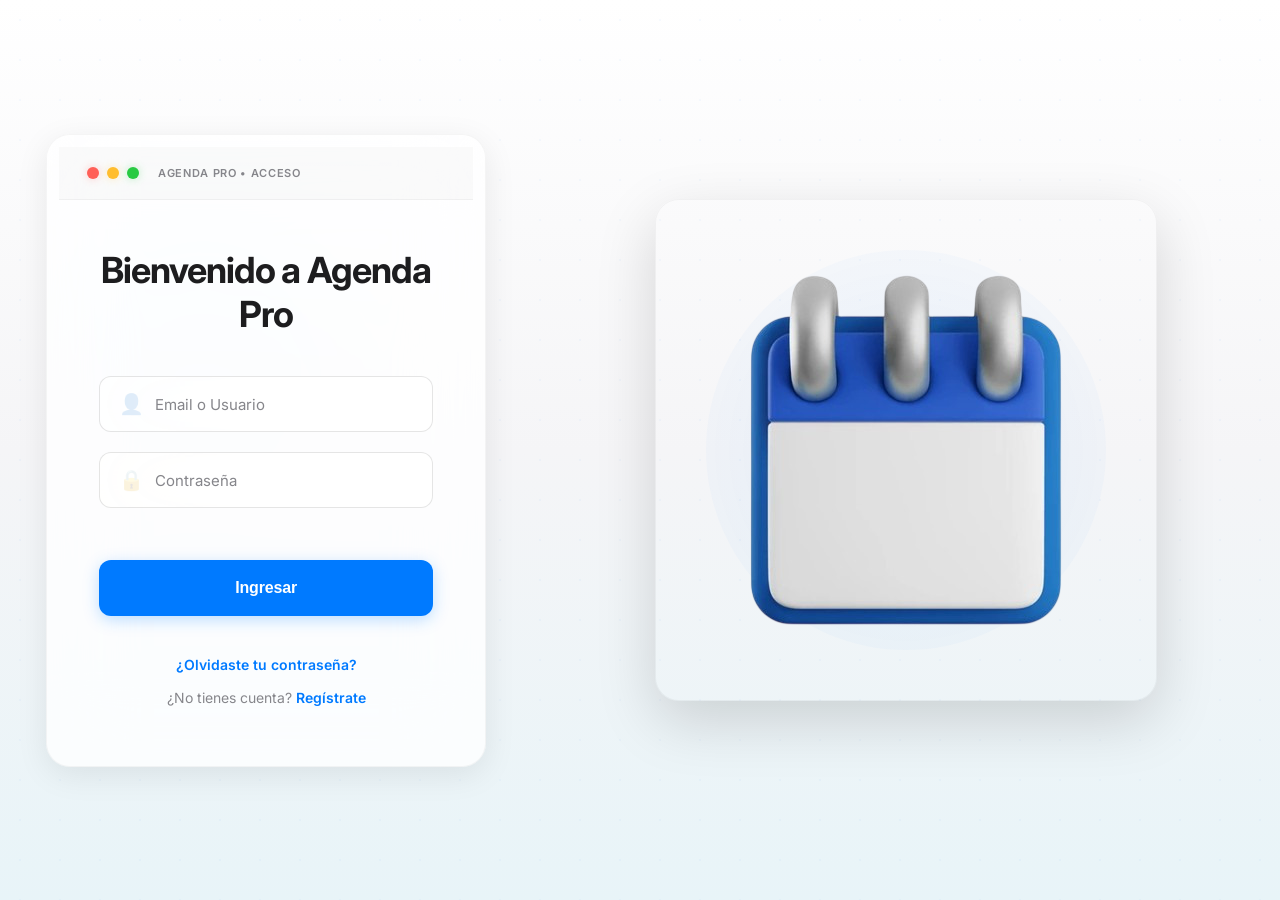
<file: Index/index.html>
<!DOCTYPE html>
<html lang="es">
<head>
    <meta charset="UTF-8">
    <meta name="viewport" content="width=device-width, initial-scale=1.0">
    <title>Agenda Pro | Inicio de sesión</title>
    <link rel="stylesheet" href="/Styles/login.css">
</head>
<body>
    <div class="main-layout">
        
        <div class="form-container">
            <div class="card">
                <div class="tools">
                    <div class="circle"><span class="red box"></span></div>
                    <div class="circle"><span class="yellow box"></span></div>
                    <div class="circle"><span class="green box"></span></div>
                    <span class="window-title">Agenda Pro • Acceso</span>
                </div>

                <div class="card__content">
                    <div class="login-box">
                        <div class="text">Bienvenido a Agenda Pro</div>
                        <form>
                            <div class="field">
                                <span class="icon">👤</span>
                                <input required type="text" class="input">
                                <label class="label">Email o Usuario</label>
                            </div>

                            <div class="field">
                                <span class="icon">🔒</span>
                                <input required type="password" class="input">
                                <label class="label">Contraseña</label>
                            </div>

                            <button type="button" class="button" onclick="window.location.href='contactos.html'">Ingresar</button>

                            <div class="forgot-pass">
                                <a href="#">¿Olvidaste tu contraseña?</a>
                            </div>

                            <div class="sign-up">
                                ¿No tienes cuenta? <a href="#">Regístrate</a>
                            </div>
                        </form>
                    </div>
                </div>
            </div>
        </div>

        <div class="image-side">
            <div class="image-container">
                
                <img src="/Images/Agenda.jpg" alt="Agenda" class="side-image">
            </div>
        </div>
    </div>
</body>
</html>
</file>
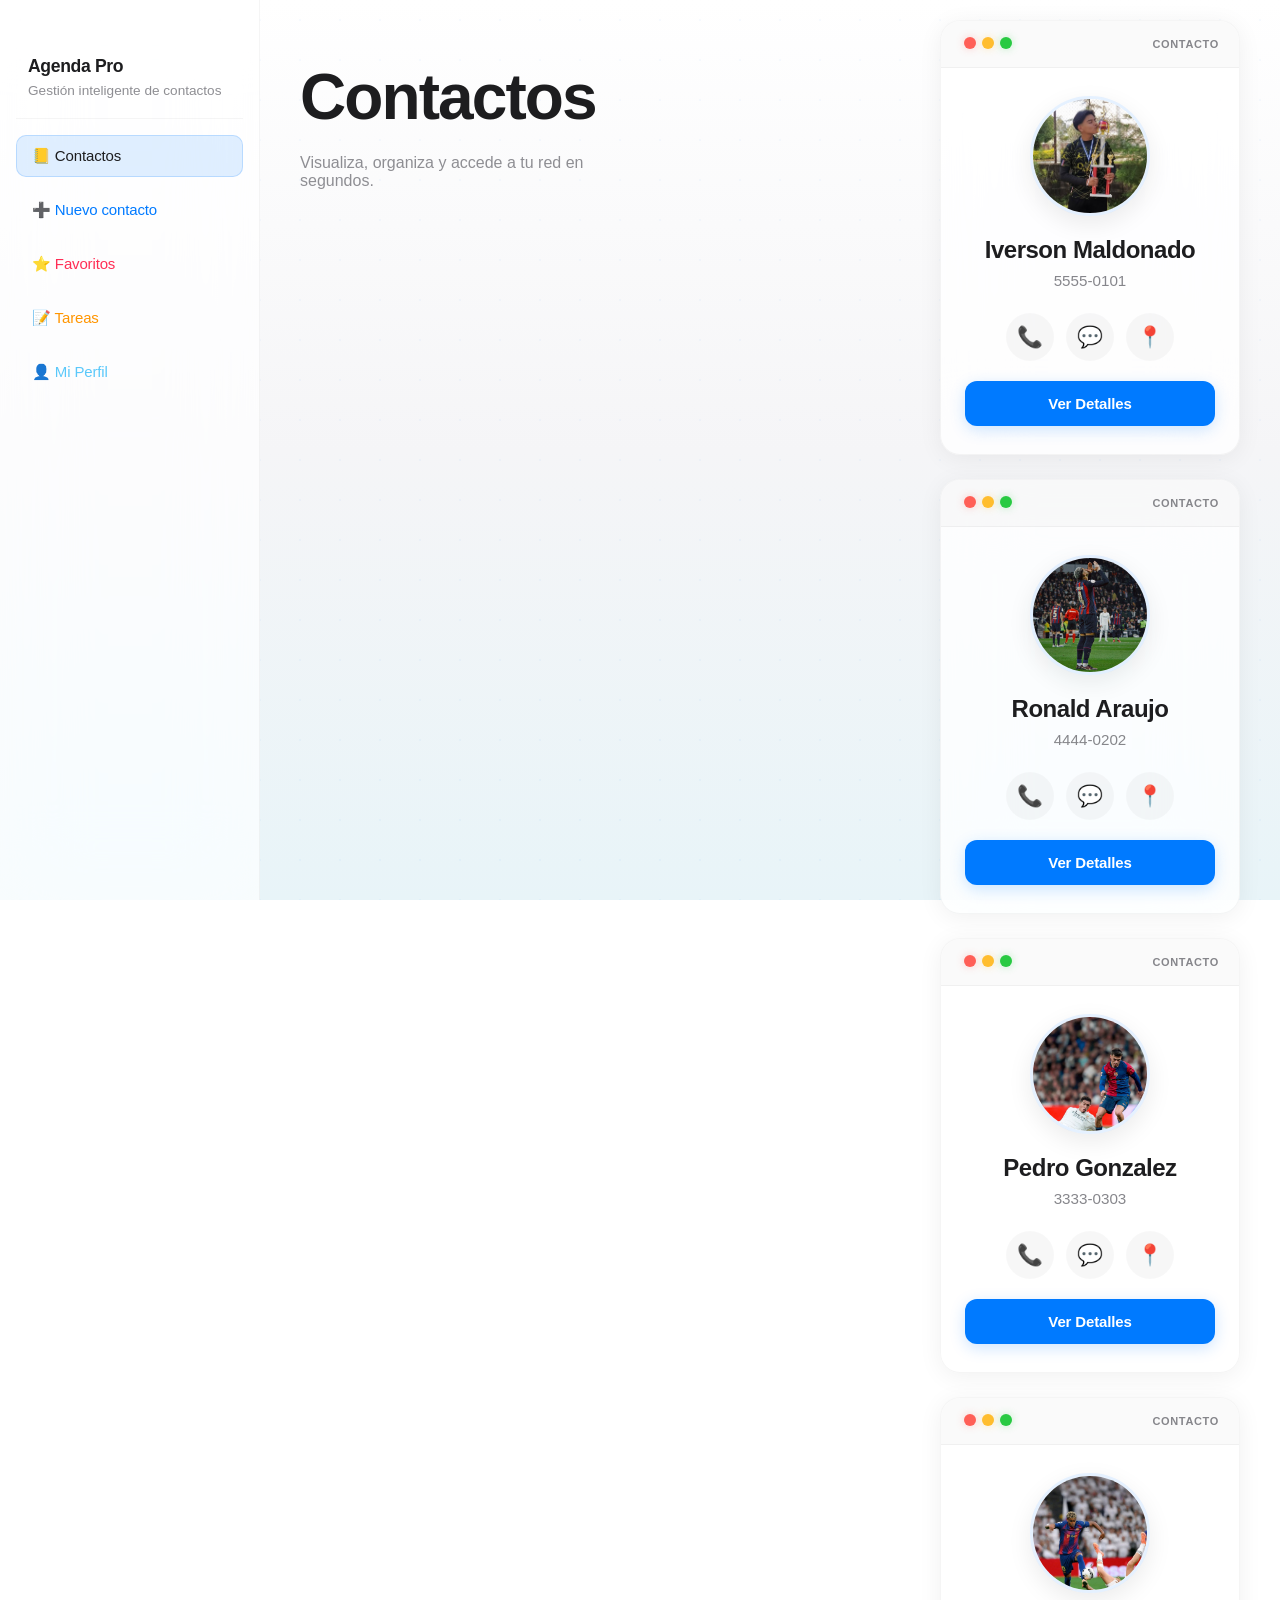
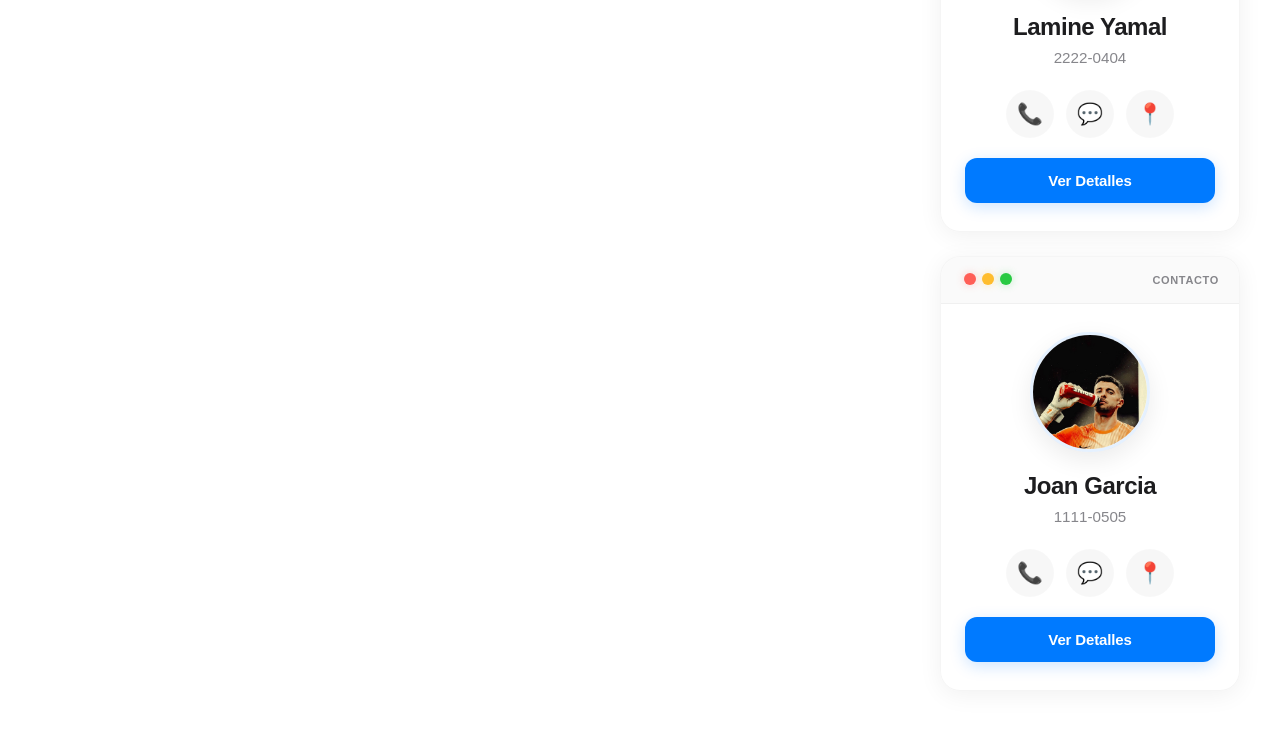
<file: Index/contactos.html>
<!DOCTYPE html>
<html lang="es">
<head>
    <meta charset="UTF-8">
    <meta name="viewport" content="width=device-width, initial-scale=1.0">
    <title>Agenda Pro | Contactos</title>
    <link rel="stylesheet" href="../Styles/contactos.css">
</head>
<body>
    <aside class="header-actions">
        <div class="sidebar-brand">
            <span class="brand-title">Agenda Pro</span>
            <span class="brand-subtitle">Gestión inteligente de contactos</span>
        </div>
        <a href="contactos.html" class="nav-link btn-home is-active">📒 Contactos</a>
        <a href="nuevocontacto.html" class="nav-link btn-add">➕ Nuevo contacto</a>
        <a href="favoritos.html" class="nav-link btn-fav">⭐ Favoritos</a>
        <a href="tareas.html" class="nav-link btn-task">📝 Tareas</a>
        <a href="perfil.html" class="nav-link link-perfil">👤 Mi Perfil</a>
    </aside>

    <div class="container">
        <header class="page-header">
            <h1>Contactos</h1>
            <p class="page-subtitle">Visualiza, organiza y accede a tu red en segundos.</p>
        </header>

        <main class="contact-grid" id="contactGrid"></main>
    </div>
    
    <script src="../Js/contactos.js"></script>
</body>
</html>
</file>
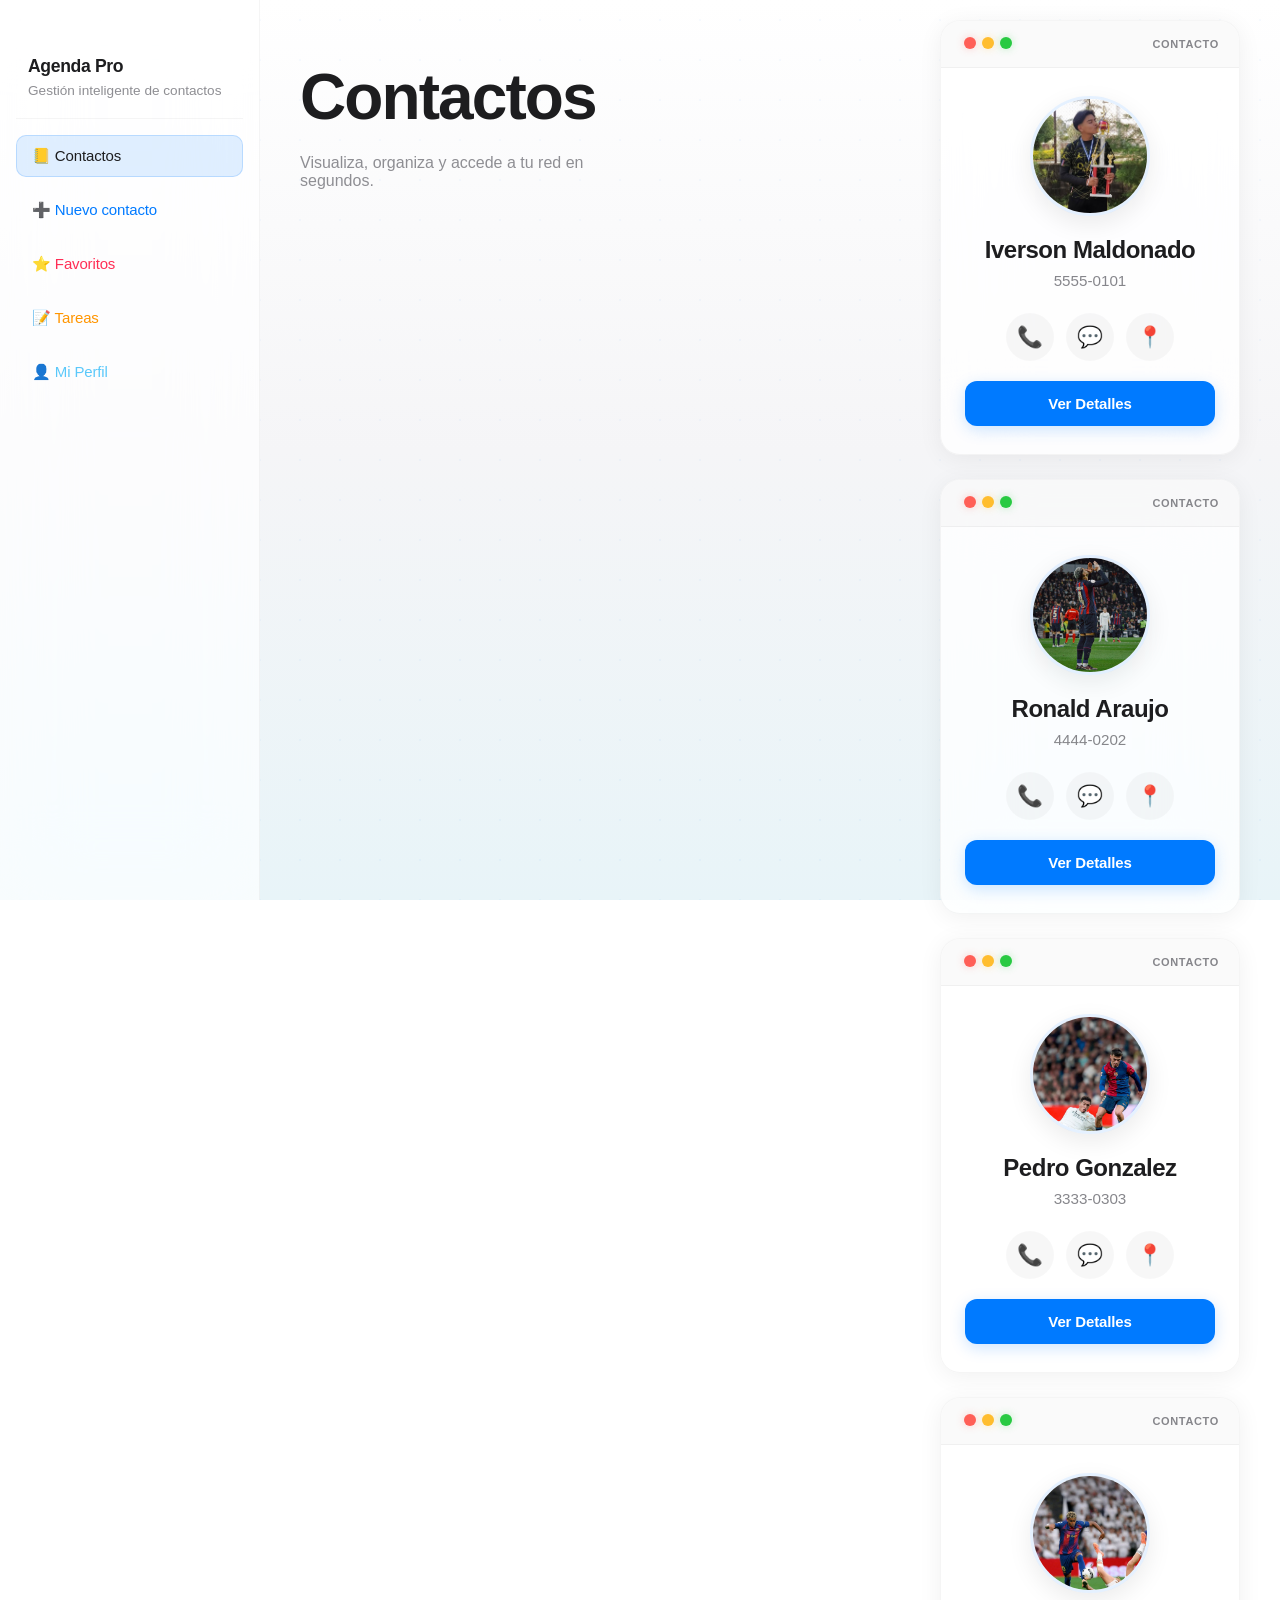
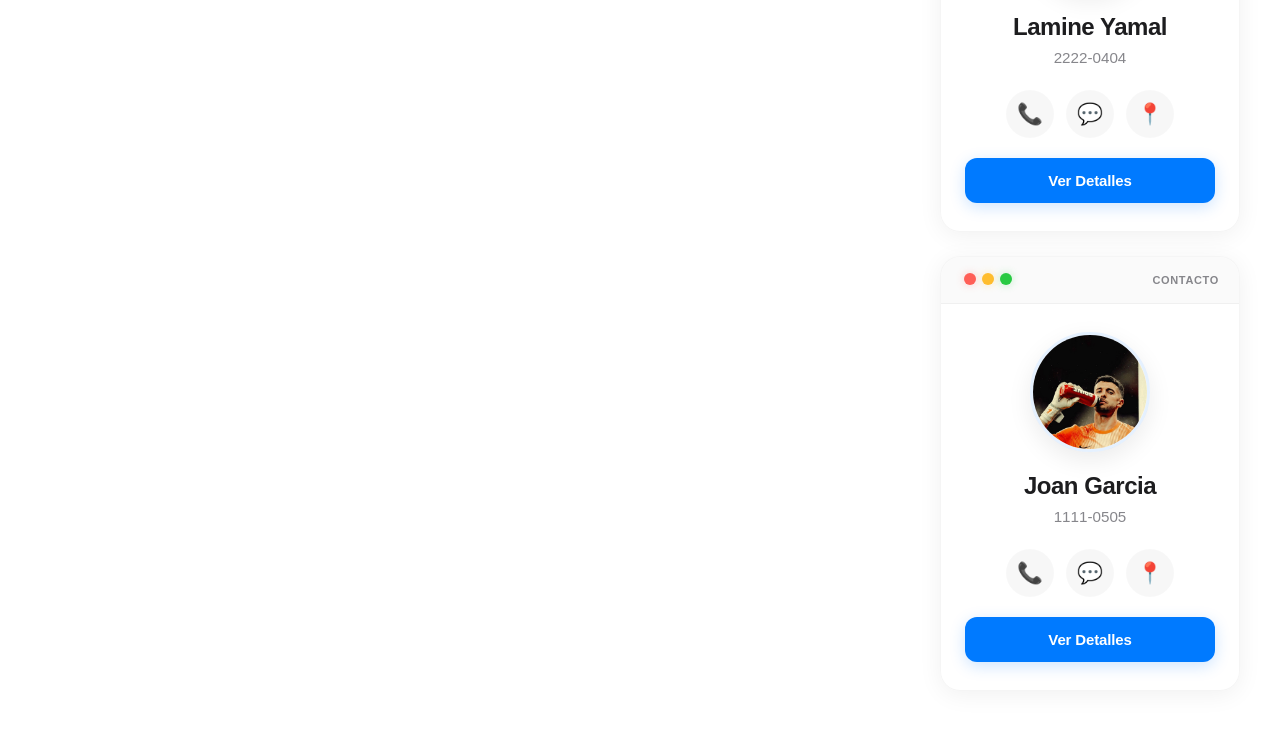
<file: Index/detalles.html>
<!DOCTYPE html>
<html lang="es">
<head>
    <meta charset="UTF-8">
    <meta name="viewport" content="width=device-width, initial-scale=1.0">
    <title>Agenda Pro | Detalle de contacto</title>
    <link rel="stylesheet" href="../Styles/contactos.css">
</head>
<body>
    <aside class="header-actions">
        <div class="sidebar-brand">
            <span class="brand-title">Agenda Pro</span>
            <span class="brand-subtitle">Gestión inteligente de contactos</span>
        </div>
        <a href="contactos.html" class="nav-link btn-home is-active">📒 Contactos</a>
        <a href="nuevocontacto.html" class="nav-link btn-add">➕ Nuevo contacto</a>
        <a href="favoritos.html" class="nav-link btn-fav">⭐ Favoritos</a>
        <a href="tareas.html" class="nav-link btn-task">📝 Tareas</a>
        <a href="perfil.html" class="nav-link link-perfil">👤 Mi Perfil</a>
    </aside>

    <div class="container detalle-container">
        <header class="detalle-header">
            <h1>🔍 Detalle del Contacto</h1>
        </header>

        <div class="card detalle-card">
            <div class="tools">
                <div class="circle"><span class="red box"></span></div>
                <div class="circle"><span class="yellow box"></span></div>
                <div class="circle"><span class="green box"></span></div>
                <span class="window-title">Información Completa</span>
            </div>
            <div class="card__content" id="detalleContacto">
            </div>
        </div>
    </div>
    
    <script src="../Js/contactos.js"></script>
</body>
</html>
</file>
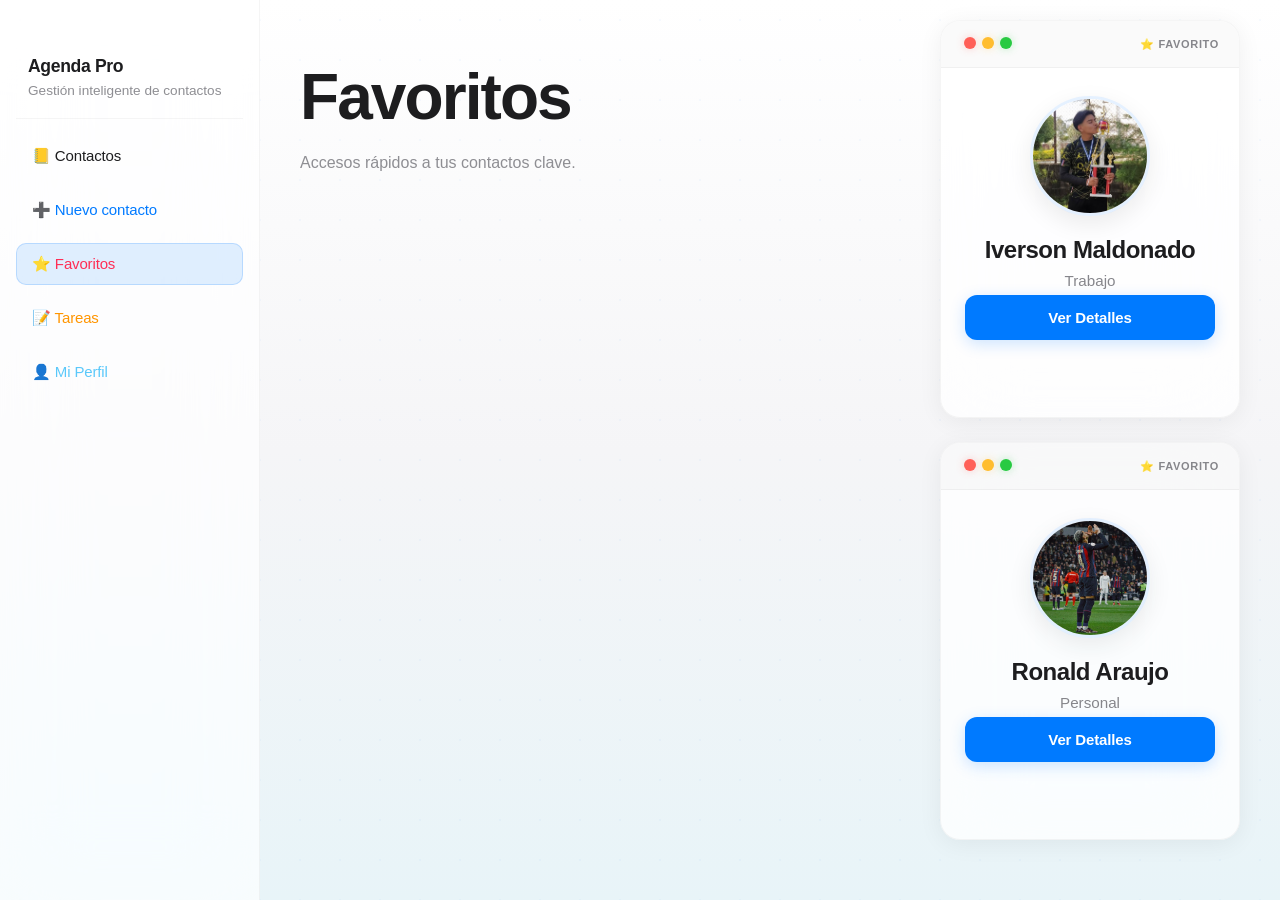
<file: Index/favoritos.html>
<!DOCTYPE html>
<html lang="es">
<head>
    <meta charset="UTF-8">
    <meta name="viewport" content="width=device-width, initial-scale=1.0">
    <title>Agenda Pro | Favoritos</title>
    <link rel="stylesheet" href="../Styles/contactos.css">
</head>
<body>
    <aside class="header-actions">
        <div class="sidebar-brand">
            <span class="brand-title">Agenda Pro</span>
            <span class="brand-subtitle">Gestión inteligente de contactos</span>
        </div>
        <a href="contactos.html" class="nav-link btn-home">📒 Contactos</a>
        <a href="nuevocontacto.html" class="nav-link btn-add">➕ Nuevo contacto</a>
        <a href="favoritos.html" class="nav-link btn-fav is-active">⭐ Favoritos</a>
        <a href="tareas.html" class="nav-link btn-task">📝 Tareas</a>
        <a href="perfil.html" class="nav-link link-perfil">👤 Mi Perfil</a>
    </aside>

    <div class="container">
        <header class="page-header">
            <h1>Favoritos</h1>
            <p class="page-subtitle">Accesos rápidos a tus contactos clave.</p>
        </header>

        <main class="contact-grid" id="favoritosGrid"></main>
    </div>
    
    <script src="../Js/contactos.js"></script>
</body>
</html>
</file>
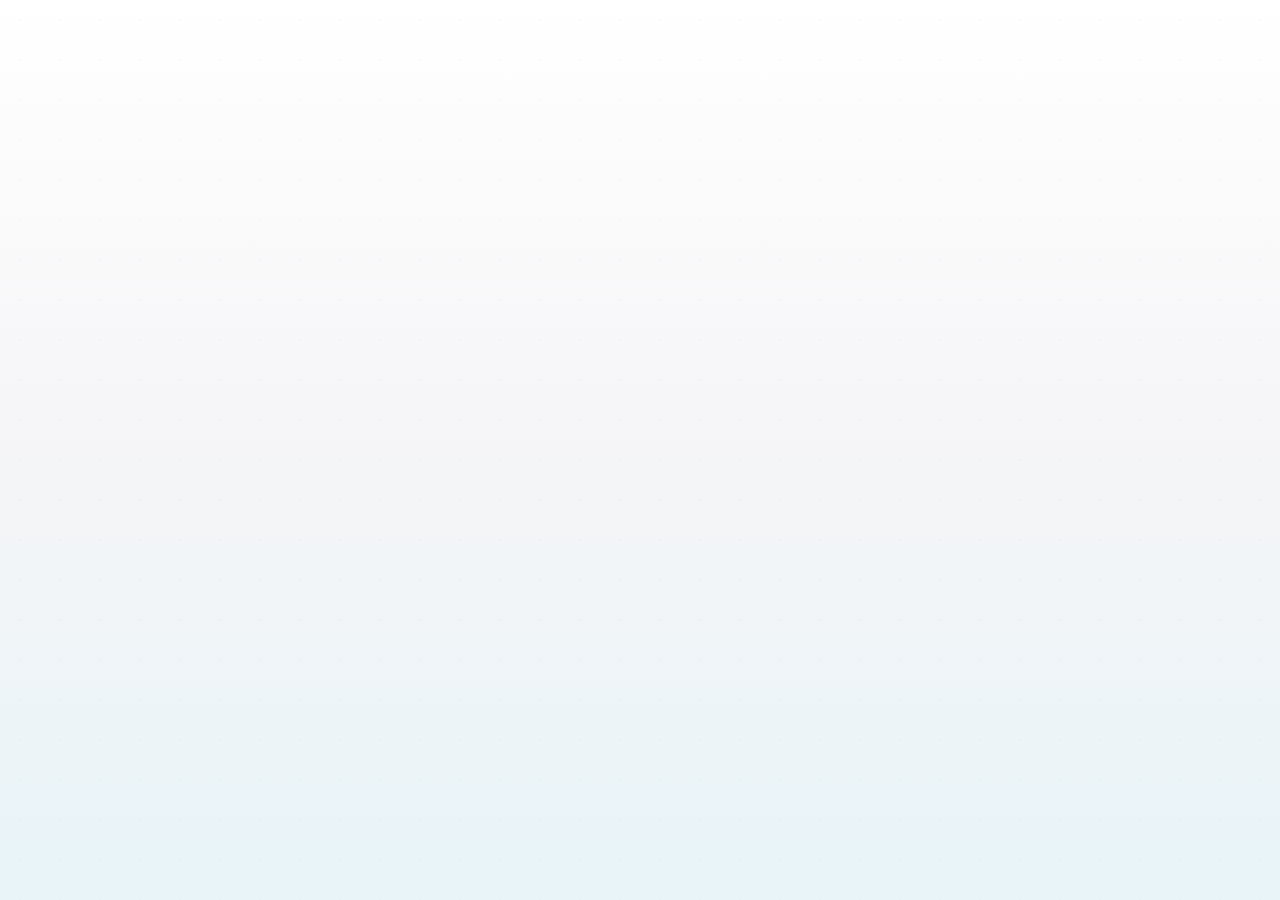
<file: Index/login.html>
<!DOCTYPE html>
<html lang="es">
<head>
    <meta charset="UTF-8">
    <meta name="viewport" content="width=device-width, initial-scale=1.0">
    <title>Agenda Web - Login</title>
    <link rel="stylesheet" href="/Styles/login.css">
</head>
<body>
    <div class="login-card">
        <form>
            <h2>Agenda Web 2024</h2>
            <div class="input-group">
                <input type="email" placeholder="Correo electrónico" required>
            </div>
            <div class="input-group">
                <input type="password" placeholder="Contraseña" required>
            </div>
            <a href="contactos.html" class="btn-login">Iniciar Sesión</a>
        </form>
    </div>
</body>
</html>
</file>
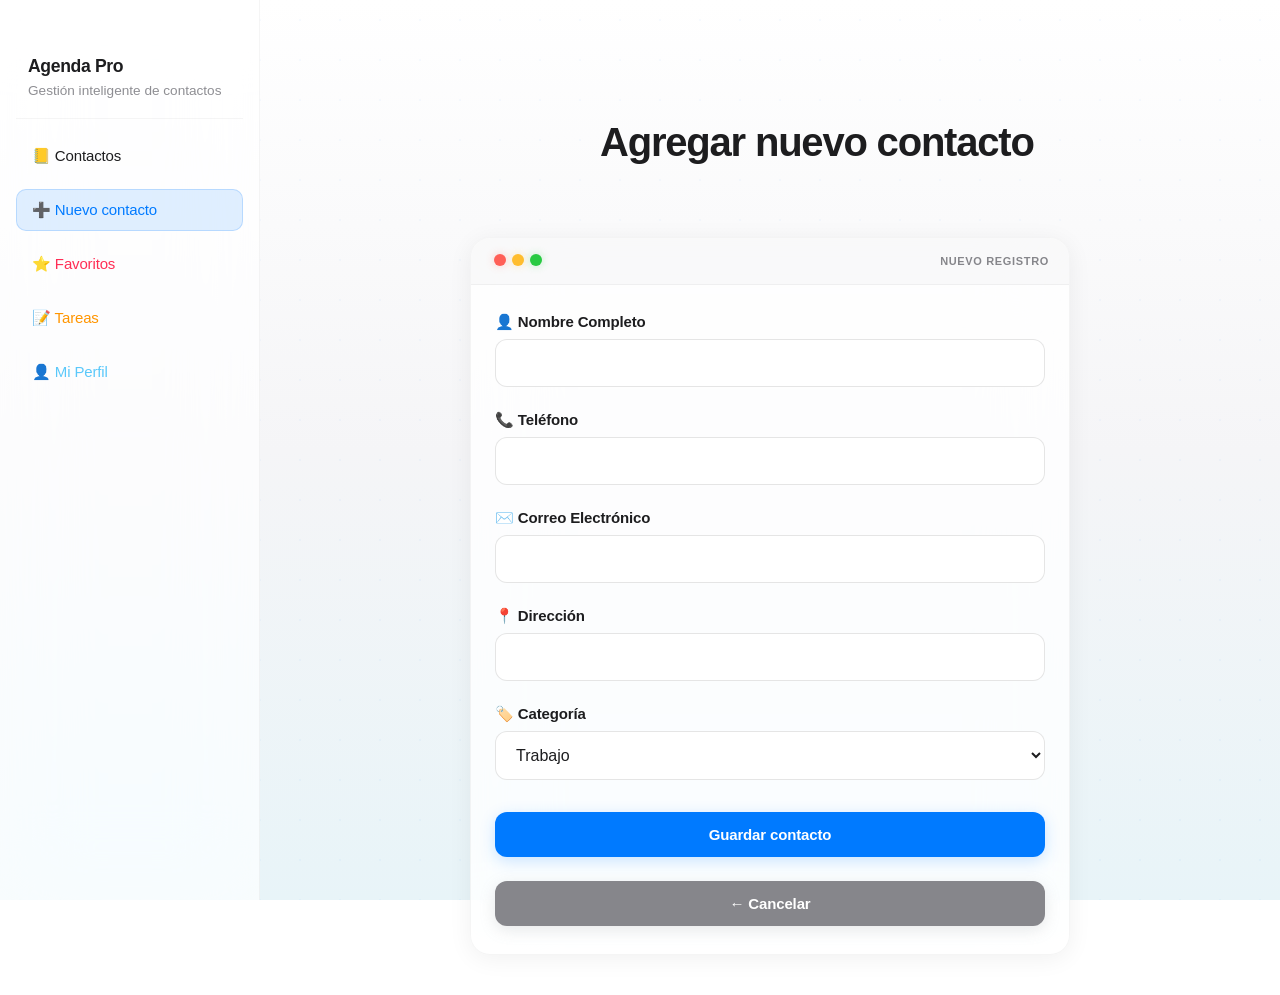
<file: Index/nuevocontacto.html>
<!DOCTYPE html>
<html lang="es">
<head>
    <meta charset="UTF-8">
    <meta name="viewport" content="width=device-width, initial-scale=1.0">
    <title>Agenda Pro | Nuevo contacto</title>
    <link rel="stylesheet" href="../Styles/contactos.css">
</head>
<body>
    <aside class="header-actions">
        <div class="sidebar-brand">
            <span class="brand-title">Agenda Pro</span>
            <span class="brand-subtitle">Gestión inteligente de contactos</span>
        </div>
        <a href="contactos.html" class="nav-link btn-home">📒 Contactos</a>
        <a href="nuevocontacto.html" class="nav-link btn-add is-active">➕ Nuevo contacto</a>
        <a href="favoritos.html" class="nav-link btn-fav">⭐ Favoritos</a>
        <a href="tareas.html" class="nav-link btn-task">📝 Tareas</a>
        <a href="perfil.html" class="nav-link link-perfil">👤 Mi Perfil</a>
    </aside>

    <div class="container nuevo-contacto-container">
        <header class="nuevo-contacto-header">
            <h1>Agregar nuevo contacto</h1>
        </header>

        <div class="card nuevo-contacto-card">
            <div class="tools">
                <div class="circle"><span class="red box"></span></div>
                <div class="circle"><span class="yellow box"></span></div>
                <div class="circle"><span class="green box"></span></div>
                <span class="window-title">Nuevo Registro</span>
            </div>
            <div class="card__content">
                <form class="form-nuevo-contacto">
                    <div class="form-group">
                        <label for="nombreContacto" class="form-label">👤 Nombre Completo</label>
                        <input type="text" id="nombreContacto" class="form-input" placeholder="" required>
                    </div>

                    <div class="form-group">
                        <label for="telefonoContacto" class="form-label">📞 Teléfono</label>
                        <input type="tel" id="telefonoContacto" class="form-input" placeholder="" required>
                    </div>

                    <div class="form-group">
                        <label for="correoContacto" class="form-label">✉️ Correo Electrónico</label>
                        <input type="email" id="correoContacto" class="form-input" placeholder="" required>
                    </div>

                    <div class="form-group">
                        <label for="direccionContacto" class="form-label">📍 Dirección</label>
                        <input type="text" id="direccionContacto" class="form-input" placeholder="">
                    </div>

                    <div class="form-group">
                        <label for="categoriaContacto" class="form-label">🏷️ Categoría</label>
                        <select id="categoriaContacto" class="form-input">
                            <option value="Trabajo">Trabajo</option>
                            <option value="Personal">Personal</option>
                            <option value="Familia">Familia</option>
                            <option value="Amigos">Amigos</option>
                        </select>
                    </div>

                    <div class="form-buttons">
                        <a href="contactos.html" class="btn-view">Guardar contacto</a>
                        <a href="contactos.html" class="btn-view btn-view-gray">← Cancelar</a>
                    </div>
                </form>
            </div>
        </div>
    </div>
</body>
</html>
</file>
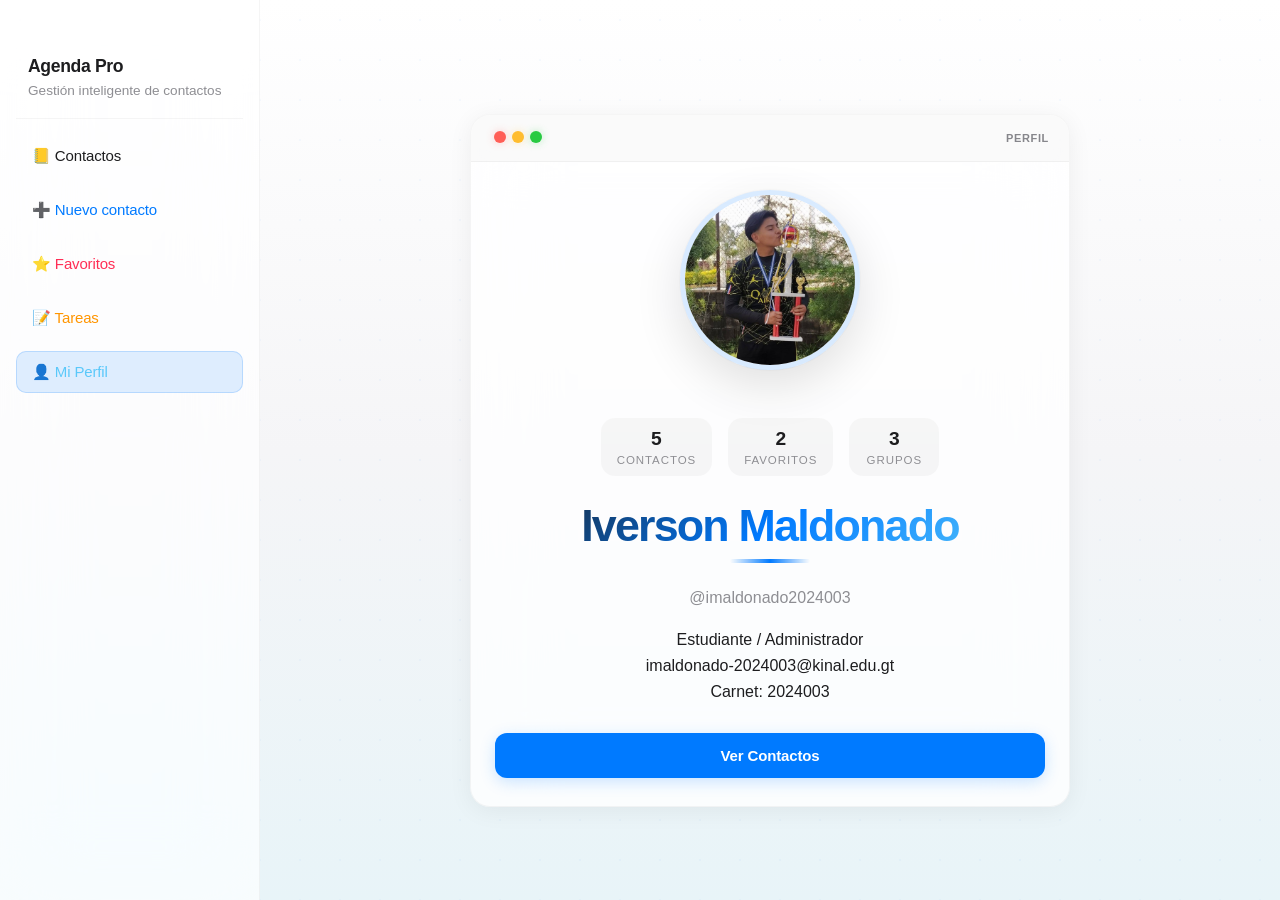
<file: Index/perfil.html>
<!DOCTYPE html>
<html lang="es">
<head>
    <meta charset="UTF-8">
    <meta name="viewport" content="width=device-width, initial-scale=1.0">
    <title>Agenda Pro | Perfil</title>
    <link rel="stylesheet" href="../Styles/contactos.css">
</head>
<body>
    <aside class="header-actions">
        <div class="sidebar-brand">
            <span class="brand-title">Agenda Pro</span>
            <span class="brand-subtitle">Gestión inteligente de contactos</span>
        </div>
        <a href="contactos.html" class="nav-link btn-home">📒 Contactos</a>
        <a href="nuevocontacto.html" class="nav-link btn-add">➕ Nuevo contacto</a>
        <a href="favoritos.html" class="nav-link btn-fav">⭐ Favoritos</a>
        <a href="tareas.html" class="nav-link btn-task">📝 Tareas</a>
        <a href="perfil.html" class="nav-link link-perfil is-active">👤 Mi Perfil</a>
    </aside>

    <div class="container perfil-container">
        <div class="card perfil-card">
            <div class="tools">
                <div class="circle"><span class="red box"></span></div>
                <div class="circle"><span class="yellow box"></span></div>
                <div class="circle"><span class="green box"></span></div>
                <span class="window-title">Perfil</span>
            </div>
            <div class="card__content perfil-content">
                <div class="perfil-header-section">
                    <img src="/Images/Iverson.jpg" alt="Iverson Maldonado" class="perfil-foto">
                    <div class="perfil-stats">
                        <div class="stat-item">
                            <span class="stat-number">5</span>
                            <span class="stat-label">Contactos</span>
                        </div>
                        <div class="stat-item">
                            <span class="stat-number">2</span>
                            <span class="stat-label">Favoritos</span>
                        </div>
                        <div class="stat-item">
                            <span class="stat-number">3</span>
                            <span class="stat-label">Grupos</span>
                        </div>
                    </div>
                </div>

                <div class="perfil-user-info">
                    <h2 class="perfil-nombre">Iverson Maldonado</h2>
                    <p class="perfil-username">@imaldonado2024003</p>
                </div>

                
                <div class="perfil-bio">
                    <p>Estudiante / Administrador</p>
                    <p>imaldonado-2024003@kinal.edu.gt</p>
                    <p>Carnet: 2024003</p>
                </div>

                
                <div class="perfil-actions">
                    <a href="contactos.html" class="btn-view">Ver Contactos</a>
                </div>
            </div>
        </div>
    </div>
</body>
</html>
</file>
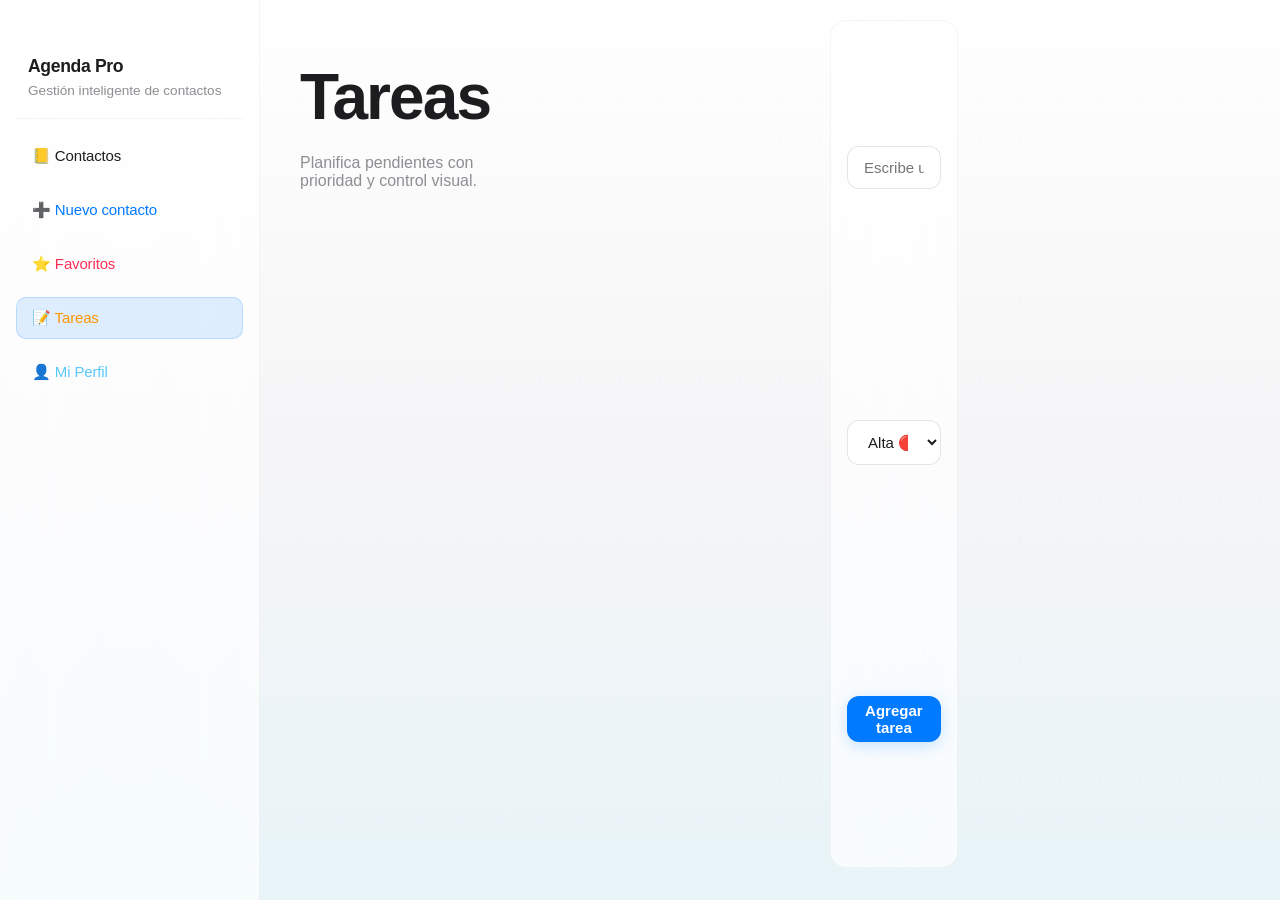
<file: Index/tareas.html>
<!DOCTYPE html>
<html lang="es">
<head>
    <meta charset="UTF-8">
    <meta name="viewport" content="width=device-width, initial-scale=1.0">
    <title>Agenda Pro | Tareas</title>
    <link rel="stylesheet" href="../Styles/contactos.css">
</head>
<body>
    <aside class="header-actions">
        <div class="sidebar-brand">
            <span class="brand-title">Agenda Pro</span>
            <span class="brand-subtitle">Gestión inteligente de contactos</span>
        </div>
        <a href="contactos.html" class="nav-link btn-home">📒 Contactos</a>
        <a href="nuevocontacto.html" class="nav-link btn-add">➕ Nuevo contacto</a>
        <a href="favoritos.html" class="nav-link btn-fav">⭐ Favoritos</a>
        <a href="tareas.html" class="nav-link btn-task is-active">📝 Tareas</a>
        <a href="perfil.html" class="nav-link link-perfil">👤 Mi Perfil</a>
    </aside>

    <div class="container">
        <header class="page-header">
            <h1>Tareas</h1>
            <p class="page-subtitle">Planifica pendientes con prioridad y control visual.</p>
        </header>

        <div class="page-toolbar">
            <div class="toolbar-group">
                <input type="text" id="taskInput" class="task-input-style toolbar-input" placeholder="Escribe una tarea..." aria-label="Nueva tarea">
            </div>
            <div class="toolbar-group">
                <select id="priorityInput" class="task-input-style toolbar-input" aria-label="Prioridad">
                    <option value="Alta">Alta 🔴</option>
                    <option value="Media">Media 🟡</option>
                    <option value="Baja">Baja 🟢</option>
                </select>
            </div>
            <button onclick="addTask()" class="toolbar-button">Agregar tarea</button>
        </div>

        <main class="contact-grid" id="taskList"></main>
    </div>
    <script src="../Js/tareas.js"></script>
</body>
</html>
</file>
<file: Styles/login.css>
/* ==========================================
   LOGIN - ESTILO APPLE PREMIUM
   Diseño minimalista y elegante
   ========================================== */

@import url('https://fonts.googleapis.com/css2?family=Inter:wght@300;400;500;600;700;800;900&display=swap');

* {
    margin: 0;
    padding: 0;
    box-sizing: border-box;
}

body {
    margin: 0;
    height: 100vh;
    display: flex;
    font-family: -apple-system, BlinkMacSystemFont, 'Inter', 'SF Pro Display', 'Segoe UI', sans-serif;
    overflow: hidden;
    position: relative;
    -webkit-font-smoothing: antialiased;
    -moz-osx-font-smoothing: grayscale;
}

/* Fondo gradiente sutil estilo Apple */
body::before {
    content: '';
    position: fixed;
    top: 0;
    left: 0;
    right: 0;
    bottom: 0;
    background: linear-gradient(180deg, #FFFFFF 0%, #F5F5F7 50%, #E8F4F8 100%);
    z-index: 0;
}

/* Patrón de puntos muy sutil */
body::after {
    content: '';
    position: fixed;
    top: 0;
    left: 0;
    right: 0;
    bottom: 0;
    background-image: radial-gradient(rgba(0, 122, 255, 0.03) 1px, transparent 1px);
    background-size: 40px 40px;
    z-index: 0;
}

.main-layout {
    display: flex;
    width: 100%;
    height: 100vh;
    position: relative;
    z-index: 1;
}

/* ==========================================
   LADO IZQUIERDO - FORMULARIO
   ========================================== */
.form-container {
    flex: 1;
    display: flex;
    justify-content: center;
    align-items: center;
    position: relative;
    padding: 40px;
}

.card {
    width: 100%;
    max-width: 440px;
    background: rgba(255, 255, 255, 0.8);
    border-radius: 24px;
    z-index: 1;
    padding: 12px;
    box-shadow: 0 8px 32px rgba(0, 0, 0, 0.08);
    backdrop-filter: blur(40px) saturate(180%);
    -webkit-backdrop-filter: blur(40px) saturate(180%);
    border: 0.5px solid rgba(0, 0, 0, 0.04);
    animation: fadeInScale 0.8s cubic-bezier(0.25, 0.46, 0.45, 0.94);
}

@keyframes fadeInScale {
    from {
        opacity: 0;
        transform: scale(0.95);
    }
    to {
        opacity: 1;
        transform: scale(1);
    }
}

.tools {
    display: flex;
    align-items: center;
    padding: 16px 24px;
    border-bottom: 0.5px solid rgba(0, 0, 0, 0.04);
    background: rgba(0, 0, 0, 0.02);
}

.window-title {
    margin-left: 15px;
    font-size: 11px;
    color: #86868b;
    text-transform: uppercase;
    letter-spacing: 0.06em;
    font-weight: 600;
}

.box {
    display: inline-block;
    width: 12px;
    height: 12px;
    border-radius: 50%;
    margin: 0 4px;
    transition: transform 0.3s cubic-bezier(0.25, 0.46, 0.45, 0.94);
}

.card:hover .box {
    transform: scale(1.15);
}

.red { 
    background: #FF5F57;
    box-shadow: 0 0 8px rgba(255, 95, 87, 0.3);
}

.yellow { 
    background: #FFBD2E;
    box-shadow: 0 0 8px rgba(255, 189, 46, 0.3);
}

.green { 
    background: #28CA42;
    box-shadow: 0 0 8px rgba(40, 202, 66, 0.3);
}

/* ==========================================
   CONTENIDO DEL LOGIN
   ========================================== */
.card__content {
    padding: 48px 40px;
}

.login-box .text {
    font-size: 36px;
    font-weight: 700;
    color: #1d1d1f;
    margin-bottom: 40px;
    text-align: center;
    letter-spacing: -0.03em;
    animation: fadeInDown 0.8s cubic-bezier(0.25, 0.46, 0.45, 0.94) 0.2s backwards;
}

@keyframes fadeInDown {
    from {
        opacity: 0;
        transform: translateY(-20px);
    }
    to {
        opacity: 1;
        transform: translateY(0);
    }
}

.field {
    height: 56px;
    width: 100%;
    display: flex;
    position: relative;
    margin-bottom: 20px;
    animation: fadeInUp 0.6s cubic-bezier(0.25, 0.46, 0.45, 0.94) backwards;
}

.field:nth-child(1) { animation-delay: 0.3s; }
.field:nth-child(2) { animation-delay: 0.4s; }

@keyframes fadeInUp {
    from {
        opacity: 0;
        transform: translateY(20px);
    }
    to {
        opacity: 1;
        transform: translateY(0);
    }
}

.field .input {
    height: 100%;
    width: 100%;
    padding-left: 56px;
    outline: none;
    border: 0.5px solid rgba(0, 0, 0, 0.1);
    font-size: 16px;
    background: rgba(255, 255, 255, 0.8);
    color: #1d1d1f;
    border-radius: 12px;
    transition: all 0.3s cubic-bezier(0.25, 0.46, 0.45, 0.94);
    backdrop-filter: blur(40px);
    font-family: -apple-system, BlinkMacSystemFont, 'Inter', sans-serif;
    font-weight: 400;
}

.field .input::placeholder {
    color: #86868b;
}

.field .input:focus {
    border-color: #007AFF;
    background: rgba(255, 255, 255, 0.95);
    box-shadow: 0 0 0 4px rgba(0, 122, 255, 0.1);
}

.field .input:hover {
    border-color: rgba(0, 0, 0, 0.15);
}

.field .icon {
    position: absolute;
    left: 20px;
    line-height: 56px;
    font-size: 20px;
    color: #86868b;
    transition: all 0.3s cubic-bezier(0.25, 0.46, 0.45, 0.94);
}

.field .input:focus ~ .icon {
    color: #007AFF;
    transform: scale(1.1);
}

.field .label {
    position: absolute;
    top: 50%;
    transform: translateY(-50%);
    left: 56px;
    color: #86868b;
    transition: all 0.3s cubic-bezier(0.25, 0.46, 0.45, 0.94);
    pointer-events: none;
    font-size: 15px;
    font-weight: 400;
}

.field .input:focus ~ .label,
.field .input:valid ~ .label {
    opacity: 0;
    transform: translateY(-50%) scale(0.9);
}

.button {
    width: 100%;
    height: 56px;
    margin: 32px 0 24px 0;
    background: #007AFF;
    border-radius: 12px;
    border: none;
    font-weight: 600;
    color: #ffffff;
    cursor: pointer;
    font-size: 16px;
    box-shadow: 0 4px 16px rgba(0, 122, 255, 0.25);
    transition: all 0.3s cubic-bezier(0.25, 0.46, 0.45, 0.94);
    letter-spacing: -0.01em;
    animation: fadeInUp 0.6s cubic-bezier(0.25, 0.46, 0.45, 0.94) 0.5s backwards;
}

.button:hover {
    background: #0051D5;
    transform: translateY(-2px);
    box-shadow: 0 8px 24px rgba(0, 122, 255, 0.35);
}

.button:active {
    transform: scale(0.98);
    box-shadow: 0 4px 16px rgba(0, 122, 255, 0.25);
}

.forgot-pass, .sign-up {
    text-align: center;
    font-size: 14px;
    margin-top: 16px;
    color: #86868b;
    animation: fadeIn 0.8s cubic-bezier(0.25, 0.46, 0.45, 0.94) 0.6s backwards;
}

@keyframes fadeIn {
    from { opacity: 0; }
    to { opacity: 1; }
}

.forgot-pass a, .sign-up a {
    color: #007AFF;
    text-decoration: none;
    font-weight: 600;
    transition: all 0.3s cubic-bezier(0.25, 0.46, 0.45, 0.94);
}

.forgot-pass a:hover, .sign-up a:hover {
    color: #0051D5;
}

/* ==========================================
   LADO DERECHO - IMAGEN
   ========================================== */
.image-side {
    flex: 1.3;
    position: relative;
    display: flex;
    align-items: center;
    justify-content: center;
    padding: 80px;
    overflow: hidden;
}

.image-container {
    position: relative;
    z-index: 1;
    width: 100%;
    height: 100%;
    display: flex;
    align-items: center;
    justify-content: center;
    animation: fadeInRight 0.8s cubic-bezier(0.25, 0.46, 0.45, 0.94);
}

@keyframes fadeInRight {
    from {
        opacity: 0;
        transform: translateX(40px);
    }
    to {
        opacity: 1;
        transform: translateX(0);
    }
}

.side-image {
    max-width: 90%;
    max-height: 90%;
    border-radius: 24px;
    box-shadow: 0 20px 60px rgba(0, 0, 0, 0.15);
    border: 0.5px solid rgba(0, 0, 0, 0.04);
    object-fit: cover;
    transition: all 0.6s cubic-bezier(0.25, 0.46, 0.45, 0.94);
}

.image-container:hover .side-image {
    transform: scale(1.02) translateY(-8px);
    box-shadow: 0 24px 80px rgba(0, 122, 255, 0.15);
}

/* Decoración de fondo sutil */
.image-side::before {
    content: '';
    position: absolute;
    width: 400px;
    height: 400px;
    background: radial-gradient(circle, rgba(0, 122, 255, 0.08), transparent);
    border-radius: 50%;
    top: 50%;
    left: 50%;
    transform: translate(-50%, -50%);
    animation: pulseGlow 4s ease-in-out infinite;
}

@keyframes pulseGlow {
    0%, 100% {
        transform: translate(-50%, -50%) scale(1);
        opacity: 0.3;
    }
    50% {
        transform: translate(-50%, -50%) scale(1.1);
        opacity: 0.2;
    }
}

/* ==========================================
   RESPONSIVE DESIGN
   ========================================== */
@media (max-width: 1200px) {
    .main-layout {
        flex-direction: column;
    }

    .image-side {
        display: none;
    }

    .form-container {
        padding: 40px 20px;
    }

    .card {
        max-width: 440px;
    }
}

@media (max-width: 480px) {
    .card__content {
        padding: 40px 28px;
    }

    .login-box .text {
        font-size: 32px;
    }

    .field .input {
        font-size: 16px;
    }

    .button {
        font-size: 15px;
        height: 52px;
    }
}

/* ==========================================
   MICRO-INTERACCIONES APPLE
   ========================================== */

/* Efecto de pulsación en el formulario */
.form-container::before {
    content: '';
    position: absolute;
    width: 300px;
    height: 300px;
    border-radius: 50%;
    background: radial-gradient(circle, rgba(90, 200, 250, 0.06), transparent);
    animation: floatPulse 8s ease-in-out infinite;
    pointer-events: none;
    top: 20%;
    left: 10%;
}

@keyframes floatPulse {
    0%, 100% {
        transform: translate(0, 0) scale(1);
        opacity: 0.4;
    }
    50% {
        transform: translate(20px, -20px) scale(1.1);
        opacity: 0.2;
    }
}
</file>
<file: Styles/contactos.css>
.detalle-nombre {
    color: #1d1d1f;
    margin-bottom: 24px;
    font-size: 2.2rem;
    font-weight: 700;
    letter-spacing: -0.02em;
}

/* Estilo especial para campos de perfil */
.perfil-info .perfil-campo {
    margin: 20px 0;
    padding: 24px 28px;
    background: rgba(255, 255, 255, 0.9);
    border-radius: 16px;
    border: 0.5px solid rgba(0, 122, 255, 0.08);
    backdrop-filter: blur(40px);
    transition: all 0.4s cubic-bezier(0.25, 0.46, 0.45, 0.94);
    position: relative;
    overflow: hidden;
}

.perfil-info .perfil-campo::before {
    content: '';
    position: absolute;
    left: 0;
    top: 0;
    bottom: 0;
    width: 4px;
    background: linear-gradient(180deg, #007AFF, #5AC8FA);
    opacity: 0;
    transition: opacity 0.3s;
}

.perfil-info .perfil-campo:hover {
    background: rgba(255, 255, 255, 1);
    border-color: rgba(0, 122, 255, 0.15);
    transform: translateX(-8px);
    box-shadow: 0 8px 24px rgba(0, 122, 255, 0.08);
}

.perfil-info .perfil-campo:hover::before {
    opacity: 1;
}

/* ==========================================
   AGENDA WEB - ESTILO APPLE PREMIUM
   Diseño minimalista con animaciones fluidas
   ========================================== */

@import url('https://fonts.googleapis.com/css2?family=Inter:wght@300;400;500;600;700;800;900&display=swap');

* {
    margin: 0;
    padding: 0;
    box-sizing: border-box;
}

:root {
    --apple-blue: #007AFF;
    --apple-teal: #5AC8FA;
    --apple-mint: #00C7BE;
    --apple-gray: #8E8E93;
    --apple-light-gray: #F2F2F7;
    --sidebar-width: 260px;
    --page-padding: 40px;
    --glass-surface: rgba(255, 255, 255, 0.7);
    --glass-border: rgba(0, 0, 0, 0.04);
}

body {
    font-family: -apple-system, BlinkMacSystemFont, 'Inter', 'SF Pro Display', 'Segoe UI', sans-serif;
    background: #FFFFFF;
    min-height: 100vh;
    padding: 0;
    color: #1d1d1f;
    position: relative;
    overflow-x: hidden;
    -webkit-font-smoothing: antialiased;
    -moz-osx-font-smoothing: grayscale;
}

/* Fondo gradiente sutil estilo Apple */
body::before {
    content: '';
    position: fixed;
    top: 0;
    left: 0;
    right: 0;
    bottom: 0;
    background: linear-gradient(180deg, #FFFFFF 0%, #F5F5F7 50%, #E8F4F8 100%);
    z-index: -2;
}

/* Patrón de puntos muy sutil */
body::after {
    content: '';
    position: fixed;
    top: 0;
    left: 0;
    right: 0;
    bottom: 0;
    background-image: radial-gradient(rgba(0, 122, 255, 0.03) 1px, transparent 1px);
    background-size: 40px 40px;
    z-index: -1;
}

/* ==========================================
   LAYOUT PRINCIPAL
   ========================================== */
.container {
    display: flex;
    max-width: 100%;
    margin: 0;
    min-height: 100vh;
    gap: 0;
}

/* ==========================================
   SIDEBAR IZQUIERDA - ESTILO APPLE
   ========================================== */
.header-actions {
    position: fixed;
    left: 0;
    top: 0;
    height: 100vh;
    width: var(--sidebar-width);
    background: var(--glass-surface);
    backdrop-filter: blur(40px) saturate(180%);
    -webkit-backdrop-filter: blur(40px) saturate(180%);
    border-right: 0.5px solid var(--glass-border);
    padding: 56px 16px 40px 16px;
    display: flex;
    flex-direction: column;
    gap: 12px;
    z-index: 1000;
    animation: slideInLeft 0.6s cubic-bezier(0.25, 0.46, 0.45, 0.94);
}

@keyframes slideInLeft {
    from {
        opacity: 0;
        transform: translateX(-30px);
    }
    to {
        opacity: 1;
        transform: translateX(0);
    }
}

/* Branding lateral */
.sidebar-brand {
    display: flex;
    flex-direction: column;
    gap: 6px;
    padding: 0 12px 20px;
    margin-bottom: 4px;
    border-bottom: 0.5px solid var(--glass-border);
}

.brand-title {
    font-size: 1.1rem;
    font-weight: 700;
    letter-spacing: -0.02em;
    color: #1d1d1f;
}

.brand-subtitle {
    font-size: 0.85rem;
    color: var(--apple-gray);
}

/* Botones del menú lateral - Estilo Apple */
.nav-link {
    padding: 12px 16px;
    border-radius: 10px;
    text-decoration: none;
    font-weight: 500;
    font-size: 15px;
    transition: all 0.3s cubic-bezier(0.25, 0.46, 0.45, 0.94);
    border: none;
    cursor: pointer;
    display: flex;
    align-items: center;
    gap: 12px;
    position: relative;
    overflow: hidden;
    background: transparent;
    color: #1d1d1f;
    letter-spacing: -0.01em;
}

.nav-link:hover {
    background: rgba(0, 122, 255, 0.08);
    transform: translateX(4px);
}

.nav-link:active {
    transform: scale(0.98) translateX(4px);
}

.nav-link.is-active {
    background: rgba(0, 122, 255, 0.12);
    box-shadow: inset 0 0 0 1px rgba(0, 122, 255, 0.18);
}

/* Estados específicos con colores Apple */
.btn-home {
    color: #1d1d1f;
}

.btn-add {
    color: var(--apple-blue);
}

.btn-fav {
    color: #FF2D55;
}

.link-perfil {
    color: var(--apple-teal);
}

.btn-task {
    color: #FF9500;
}

/* ==========================================
   HEADER PRINCIPAL
   ========================================== */
header {
    flex: 1;
    padding: 60px var(--page-padding) 40px calc(var(--sidebar-width) + var(--page-padding));
    display: flex;
    flex-direction: column;
    border: none;
    margin: 0;
}

.page-header {
    gap: 8px;
}

.page-subtitle {
    color: var(--apple-gray);
    font-size: 1rem;
    max-width: 720px;
}

header h1 {
    font-size: clamp(2.5rem, 5vw, 4rem);
    font-weight: 700;
    color: #1d1d1f;
    margin-bottom: 12px;
    letter-spacing: -0.03em;
    text-align: left;
    animation: fadeInDown 0.8s cubic-bezier(0.25, 0.46, 0.45, 0.94);
}

/* Barra de herramientas de página */
.page-toolbar {
    display: flex;
    flex-wrap: wrap;
    align-items: center;
    gap: 12px;
    margin: 20px var(--page-padding) 32px calc(var(--sidebar-width) + var(--page-padding));
    padding: 16px;
    background: var(--glass-surface);
    border: 0.5px solid var(--glass-border);
    border-radius: 16px;
    backdrop-filter: blur(40px) saturate(180%);
    -webkit-backdrop-filter: blur(40px) saturate(180%);
}

.toolbar-group {
    flex: 1 1 220px;
}

.toolbar-input {
    width: 100%;
}

.toolbar-button {
    height: 46px;
    padding: 0 18px;
    border-radius: 12px;
    border: none;
    background: var(--apple-blue);
    color: #ffffff;
    font-weight: 600;
    font-size: 15px;
    cursor: pointer;
    transition: all 0.3s cubic-bezier(0.25, 0.46, 0.45, 0.94);
    box-shadow: 0 4px 16px rgba(0, 122, 255, 0.2);
}

.toolbar-button:hover {
    background: #0051D5;
    transform: translateY(-2px);
    box-shadow: 0 8px 24px rgba(0, 122, 255, 0.3);
}

.toolbar-button:active {
    transform: scale(0.98);
}

@keyframes fadeInDown {
    from {
        opacity: 0;
        transform: translateY(-20px);
    }
    to {
        opacity: 1;
        transform: translateY(0);
    }
}

/* ==========================================
   GRID DE TARJETAS - PERFECTAMENTE ALINEADO
   ========================================== */
.contact-grid {
    display: grid;
    grid-template-columns: repeat(auto-fit, minmax(300px, 1fr));
    gap: 24px;
    padding: 20px var(--page-padding) 60px;
    margin-left: var(--sidebar-width);
    animation: fadeIn 1s cubic-bezier(0.25, 0.46, 0.45, 0.94);
    justify-content: center;
}

@keyframes fadeIn {
    from {
        opacity: 0;
    }
    to {
        opacity: 1;
    }
}

/* ==========================================
   TARJETAS ESTILO APPLE
   ========================================== */
.card {
    background: rgba(255, 255, 255, 0.8);
    border-radius: 20px;
    overflow: hidden;
    box-shadow: 0 4px 24px rgba(0, 0, 0, 0.06);
    transition: all 0.4s cubic-bezier(0.25, 0.46, 0.45, 0.94);
    border: 0.5px solid rgba(0, 0, 0, 0.04);
    position: relative;
    backdrop-filter: blur(40px) saturate(180%);
    -webkit-backdrop-filter: blur(40px) saturate(180%);
    width: 100%;
    max-width: 360px;
    height: auto;
}

.card:hover {
    transform: translateY(-8px) scale(1.02);
    box-shadow: 0 12px 48px rgba(0, 122, 255, 0.12);
    border-color: rgba(0, 122, 255, 0.1);
}

/* Header de la Tarjeta */
.tools {
    background: rgba(0, 0, 0, 0.02);
    padding: 14px 20px;
    display: flex;
    align-items: center;
    border-bottom: 0.5px solid rgba(0, 0, 0, 0.04);
}

.circle {
    padding: 0 3px;
}

.box {
    width: 12px;
    height: 12px;
    border-radius: 50%;
    display: inline-block;
    transition: transform 0.3s cubic-bezier(0.25, 0.46, 0.45, 0.94);
}

.card:hover .box {
    transform: scale(1.1);
}

.red { 
    background: #FF5F57;
    box-shadow: 0 0 8px rgba(255, 95, 87, 0.3);
}

.yellow { 
    background: #FFBD2E;
    box-shadow: 0 0 8px rgba(255, 189, 46, 0.3);
}

.green { 
    background: #28CA42;
    box-shadow: 0 0 8px rgba(40, 202, 66, 0.3);
}

.window-title {
    margin-left: auto;
    font-size: 11px;
    font-weight: 600;
    color: #86868b;
    text-transform: uppercase;
    letter-spacing: 0.06em;
}

/* Contenido de la Tarjeta */
.card__content {
    padding: 28px 24px;
    text-align: center;
}

/* FOTO DEL CONTACTO - ESTILO APPLE */
.contact-foto {
    width: 120px;
    height: 120px;
    border-radius: 50%;
    margin: 0 auto 20px;
    border: 3px solid rgba(0, 122, 255, 0.1);
    box-shadow: 0 8px 24px rgba(0, 0, 0, 0.08);
    object-fit: cover;
    display: block;
    transition: all 0.4s cubic-bezier(0.25, 0.46, 0.45, 0.94);
}

.card:hover .contact-foto {
    transform: scale(1.05);
    box-shadow: 0 12px 32px rgba(0, 122, 255, 0.15);
    border-color: rgba(0, 122, 255, 0.2);
}

.contact-info h3 {
    font-size: 1.5rem;
    font-weight: 600;
    color: #1d1d1f;
    margin-bottom: 8px;
    letter-spacing: -0.02em;
}

.contact-info p {
    color: #86868b;
    font-size: 0.95rem;
    margin: 6px 0;
    font-weight: 400;
}

/* Acciones de la Tarjeta - Estilo Apple */
.card__actions {
    display: flex;
    justify-content: center;
    gap: 12px;
    margin: 24px 0 20px 0;
}

.action-btn {
    width: 48px;
    height: 48px;
    border-radius: 50%;
    display: flex;
    align-items: center;
    justify-content: center;
    font-size: 1.3rem;
    transition: all 0.3s cubic-bezier(0.25, 0.46, 0.45, 0.94);
    cursor: pointer;
    border: none;
    background: rgba(0, 0, 0, 0.03);
    text-decoration: none;
    color: #1d1d1f;
}

.action-btn:hover {
    background: rgba(0, 122, 255, 0.1);
    transform: scale(1.1);
}

.action-btn:active {
    transform: scale(0.95);
}

.action-btn:nth-child(1) {
    color: var(--apple-blue);
}

.action-btn:nth-child(2) {
    color: var(--apple-mint);
}

.action-btn:nth-child(3) {
    color: #FF2D55;
}

/* Botón Ver Detalles - Estilo Apple */
.btn-view {
    display: block;
    width: 100%;
    padding: 14px;
    background: var(--apple-blue);
    color: white;
    text-align: center;
    text-decoration: none;
    border-radius: 12px;
    font-weight: 600;
    font-size: 15px;
    transition: all 0.3s cubic-bezier(0.25, 0.46, 0.45, 0.94);
    box-shadow: 0 4px 16px rgba(0, 122, 255, 0.2);
    letter-spacing: -0.01em;
    border: none;
    cursor: pointer;
}

.btn-view:hover {
    background: #0051D5;
    transform: translateY(-2px);
    box-shadow: 0 8px 24px rgba(0, 122, 255, 0.3);
}

.btn-view:active {
    transform: scale(0.98);
}

/* ==========================================
   PÁGINAS DE DETALLE, PERFIL Y NUEVO CONTACTO
   ========================================== */
.detalle-container, .perfil-container, .nuevo-contacto-container {
    display: flex;
    flex-direction: column;
    align-items: center;
    justify-content: center;
    min-height: 100vh;
    padding: 60px var(--page-padding) 40px calc(var(--sidebar-width) + var(--page-padding));
    max-width: 100%;
}

.detalle-header, .perfil-header, .nuevo-contacto-header {
    border: none;
    padding-bottom: 20px;
    margin-bottom: 40px;
    text-align: center;
    width: 100%;
}

.detalle-header h1, .perfil-header h1, .nuevo-contacto-header h1 {
    font-size: 2.5rem;
    font-weight: 700;
    color: #1d1d1f;
    letter-spacing: -0.03em;
}

.detalle-card, .perfil-card, .nuevo-contacto-card {
    width: 100%;
    max-width: 600px;
    animation: scaleIn 0.6s cubic-bezier(0.25, 0.46, 0.45, 0.94);
}

@keyframes scaleIn {
    from {
        opacity: 0;
        transform: scale(0.95);
    }
    to {
        opacity: 1;
        transform: scale(1);
    }
}

.detalle-foto {
    width: 160px;
    height: 160px;
    border-radius: 50%;
    margin-bottom: 24px;
    border: 4px solid rgba(0, 122, 255, 0.1);
    box-shadow: 0 12px 32px rgba(0, 0, 0, 0.1);
    object-fit: cover;
    animation: fadeIn 0.8s cubic-bezier(0.25, 0.46, 0.45, 0.94);
}

.perfil-nombre {
    background: linear-gradient(135deg, #1d1d1f 0%, #007AFF 50%, #5AC8FA 100%);
    -webkit-background-clip: text;
    background-clip: text;
    -webkit-text-fill-color: transparent;
    margin-bottom: 32px;
    font-size: 2.8rem;
    font-weight: 800;
    letter-spacing: -0.04em;
    text-align: center;
    position: relative;
    display: inline-block;
    width: 100%;
}

.perfil-nombre::after {
    content: '';
    position: absolute;
    bottom: -12px;
    left: 50%;
    transform: translateX(-50%);
    width: 80px;
    height: 4px;
    background: linear-gradient(90deg, transparent, #007AFF, transparent);
    border-radius: 2px;
}

.detalle-info-center {
    text-align: center;
}

.detalle-info-left {
    text-align: left;
    margin-top: 32px;
}

.detalle-campo {
    margin: 16px 0;
    padding: 18px 20px;
    background: rgba(255, 255, 255, 0.8);
    border-radius: 12px;
    border: 0.5px solid rgba(0, 0, 0, 0.04);
    backdrop-filter: blur(40px);
    transition: all 0.3s cubic-bezier(0.25, 0.46, 0.45, 0.94);
}

.detalle-campo:hover {
    background: rgba(255, 255, 255, 0.95);
    border-color: rgba(0, 122, 255, 0.1);
    transform: translateX(4px);
}

.detalle-label {
    color: #1d1d1f;
    font-weight: 600;
}

.detalle-campo p {
    color: #86868b;
}

.detalle-botones {
    display: flex;
    gap: 12px;
    margin-top: 32px;
}

.detalle-botones .btn-view {
    flex: 1;
}

.btn-view-green {
    background: var(--apple-mint);
    box-shadow: 0 4px 16px rgba(0, 199, 190, 0.2);
}

.btn-view-green:hover {
    background: #00A89D;
    box-shadow: 0 8px 24px rgba(0, 199, 190, 0.3);
}

.btn-view-gray {
    background: #86868b;
    margin-top: 12px;
    box-shadow: 0 4px 16px rgba(142, 142, 147, 0.2);
}

.btn-view-gray:hover {
    background: #6e6e73;
    box-shadow: 0 8px 24px rgba(142, 142, 147, 0.3);
}

/* ==========================================
   ESTILOS PARA PERFIL - ULTRA PREMIUM
   ========================================== */
.perfil-foto {
    width: 180px;
    height: 180px;
    border-radius: 50%;
    margin: 0 auto 28px;
    border: 5px solid rgba(0, 122, 255, 0.15);
    box-shadow: 0 16px 48px rgba(0, 0, 0, 0.12), 
                0 0 0 1px rgba(0, 0, 0, 0.02);
    object-fit: cover;
    display: block;
    transition: all 0.5s cubic-bezier(0.25, 0.46, 0.45, 0.94);
    position: relative;
}

.perfil-foto:hover {
    transform: scale(1.08);
    box-shadow: 0 24px 64px rgba(0, 122, 255, 0.2), 
                0 0 0 1px rgba(0, 122, 255, 0.1);
    border-color: rgba(0, 122, 255, 0.3);
}

.perfil-header-section {
    display: flex;
    flex-direction: column;
    align-items: center;
    gap: 20px;
}

.perfil-stats {
    display: flex;
    gap: 16px;
    flex-wrap: wrap;
    justify-content: center;
}

.stat-item {
    padding: 10px 16px;
    border-radius: 14px;
    background: rgba(0, 0, 0, 0.03);
    text-align: center;
    min-width: 90px;
}

.stat-number {
    display: block;
    font-size: 1.2rem;
    font-weight: 700;
    color: #1d1d1f;
}

.stat-label {
    display: block;
    font-size: 0.72rem;
    text-transform: uppercase;
    letter-spacing: 0.08em;
    color: var(--apple-gray);
    margin-top: 4px;
}

.perfil-user-info {
    text-align: center;
    margin-top: 24px;
}

.perfil-username {
    color: var(--apple-gray);
    font-size: 1rem;
    margin-top: 6px;
}

.perfil-bio {
    text-align: center;
    margin-top: 24px;
    display: grid;
    gap: 8px;
}

.perfil-actions {
    margin-top: 32px;
    display: flex;
    justify-content: center;
}

.perfil-info {
    text-align: center;
    position: relative;
}

.perfil-info p {
    color: #86868b;
    margin: 16px 0;
    font-size: 1.1rem;
    font-weight: 400;
    line-height: 1.6;
    transition: all 0.3s cubic-bezier(0.25, 0.46, 0.45, 0.94);
}

.perfil-info p:hover {
    color: #1d1d1f;
    transform: translateX(4px);
}

.perfil-info strong {
    color: #1d1d1f;
    font-weight: 700;
    letter-spacing: -0.01em;
    background: linear-gradient(135deg, #007AFF 0%, #5AC8FA 100%);
    -webkit-background-clip: text;
    background-clip: text;
    -webkit-text-fill-color: transparent;
}

.perfil-divider {
    border: 0;
    height: 1px;
    background: linear-gradient(90deg, transparent, rgba(0, 122, 255, 0.15), transparent);
    margin: 32px 0;
}

/* ==========================================
   FORMULARIO NUEVO CONTACTO
   ========================================== */
.form-nuevo-contacto {
    width: 100%;
}

.form-group {
    margin-bottom: 24px;
}

.form-label {
    display: block;
    font-size: 15px;
    font-weight: 600;
    color: #1d1d1f;
    margin-bottom: 8px;
    text-align: left;
    letter-spacing: -0.01em;
}

.form-input {
    width: 100%;
    padding: 14px 16px;
    border: 0.5px solid rgba(0, 0, 0, 0.1);
    border-radius: 12px;
    font-size: 16px;
    font-weight: 400;
    color: #1d1d1f;
    background: rgba(255, 255, 255, 0.8);
    transition: all 0.3s cubic-bezier(0.25, 0.46, 0.45, 0.94);
    outline: none;
    font-family: -apple-system, BlinkMacSystemFont, 'Inter', sans-serif;
    backdrop-filter: blur(40px);
}

.form-input:focus {
    border-color: var(--apple-blue);
    box-shadow: 0 0 0 4px rgba(0, 122, 255, 0.1);
    background: rgba(255, 255, 255, 0.95);
}

.form-input::placeholder {
    color: #86868b;
}

.form-input:hover {
    border-color: rgba(0, 0, 0, 0.15);
}

.form-buttons {
    display: flex;
    flex-direction: column;
    gap: 12px;
    margin-top: 32px;
}

.form-buttons .btn-view {
    width: 100%;
}

/* ==========================================
   ESTILOS PARA TAREAS
   ========================================== */
.task-input-style {
    padding: 12px 16px;
    border: 0.5px solid rgba(0, 0, 0, 0.1);
    border-radius: 12px;
    font-size: 15px;
    font-weight: 400;
    transition: all 0.3s cubic-bezier(0.25, 0.46, 0.45, 0.94);
    background: rgba(255, 255, 255, 0.8);
    color: #1d1d1f;
    outline: none;
    backdrop-filter: blur(40px);
}

.task-input-style:focus {
    border-color: var(--apple-blue);
    box-shadow: 0 0 0 4px rgba(0, 122, 255, 0.1);
}

.task-text {
    font-size: 1.1rem !important;
    color: #1d1d1f !important;
    font-weight: 600 !important;
}

.task-card .window-title {
    font-weight: 700;
}

.task-card[data-priority="Alta"] .window-title {
    color: #FF3B30;
}

.task-card[data-priority="Media"] .window-title {
    color: #FF9F0A;
}

.task-card[data-priority="Baja"] .window-title {
    color: #34C759;
}

/* ==========================================
   RESPONSIVE DESIGN
   ========================================== */
@media (max-width: 1200px) {
    .contact-grid {
        grid-template-columns: repeat(auto-fit, minmax(280px, 1fr));
        margin-left: var(--sidebar-width);
    }
}

@media (max-width: 1024px) {
    .contact-grid {
        margin-left: 0;
        grid-template-columns: repeat(auto-fit, minmax(280px, 1fr));
        padding: 20px;
    }
    
    .header-actions {
        width: 100%;
        height: auto;
        position: static;
        flex-direction: row;
        flex-wrap: wrap;
        padding: 20px 16px;
        border-right: none;
        border-bottom: 0.5px solid var(--glass-border);
    }

    .sidebar-brand {
        width: 100%;
        padding-bottom: 12px;
    }
    
    header {
        padding: 40px 20px 20px;
    }

    .page-toolbar {
        margin: 20px 20px 32px;
    }
    
    .detalle-container, .perfil-container, .nuevo-contacto-container {
        padding: 40px 20px;
    }
}

@media (max-width: 768px) {
    .page-toolbar {
        align-items: stretch;
    }

    .toolbar-button {
        width: 100%;
    }

    .contact-grid {
        grid-template-columns: 1fr;
        justify-content: center;
    }
    
    .card {
        width: 100%;
        max-width: 340px;
        margin: 0 auto;
    }
    
    header h1 {
        font-size: 2rem;
    }
    
    .nav-link {
        width: calc(50% - 6px);
    }
}

/* ==========================================
   ANIMACIONES APPLE-STYLE
   ========================================== */
.card:nth-child(1) { animation: fadeInUp 0.5s cubic-bezier(0.25, 0.46, 0.45, 0.94) 0.1s backwards; }
.card:nth-child(2) { animation: fadeInUp 0.5s cubic-bezier(0.25, 0.46, 0.45, 0.94) 0.15s backwards; }
.card:nth-child(3) { animation: fadeInUp 0.5s cubic-bezier(0.25, 0.46, 0.45, 0.94) 0.2s backwards; }
.card:nth-child(4) { animation: fadeInUp 0.5s cubic-bezier(0.25, 0.46, 0.45, 0.94) 0.25s backwards; }
.card:nth-child(5) { animation: fadeInUp 0.5s cubic-bezier(0.25, 0.46, 0.45, 0.94) 0.3s backwards; }

@keyframes fadeInUp {
    from {
        opacity: 0;
        transform: translateY(20px);
    }
    to {
        opacity: 1;
        transform: translateY(0);
    }
}
</file>
